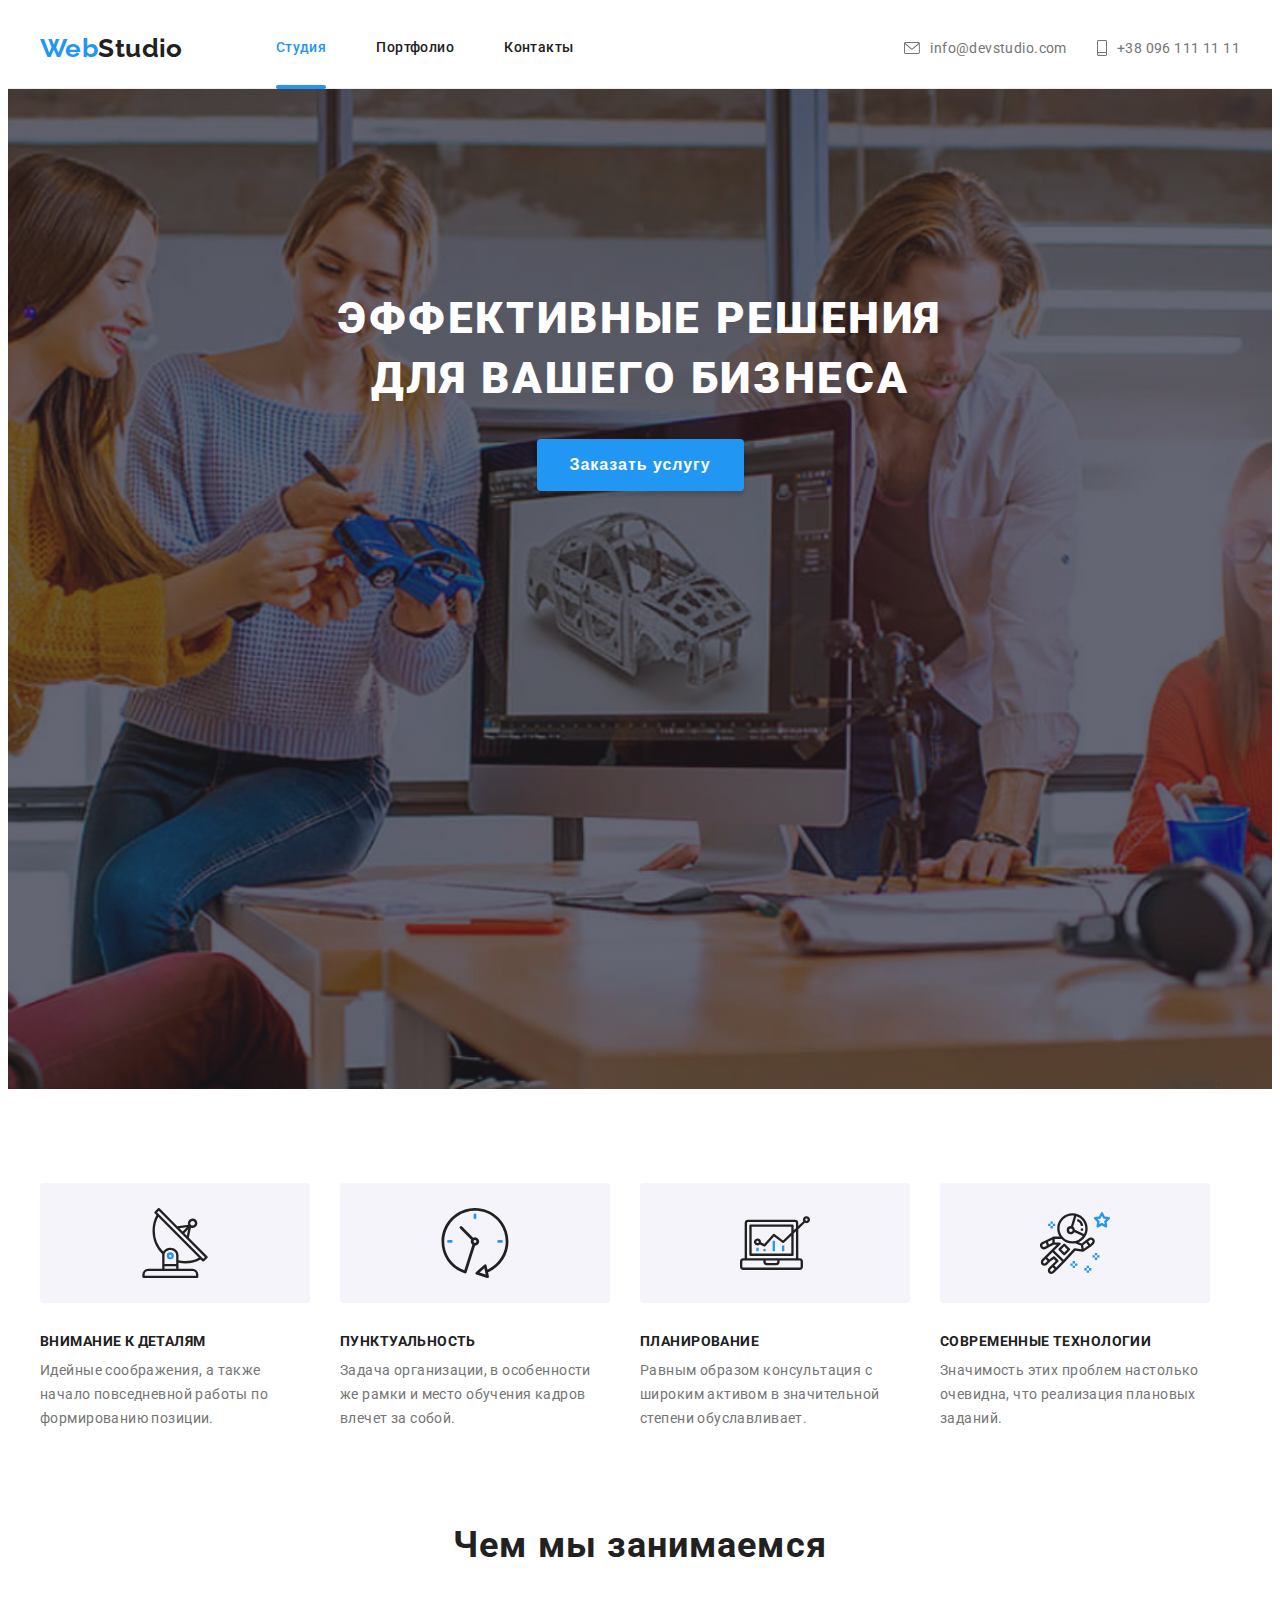
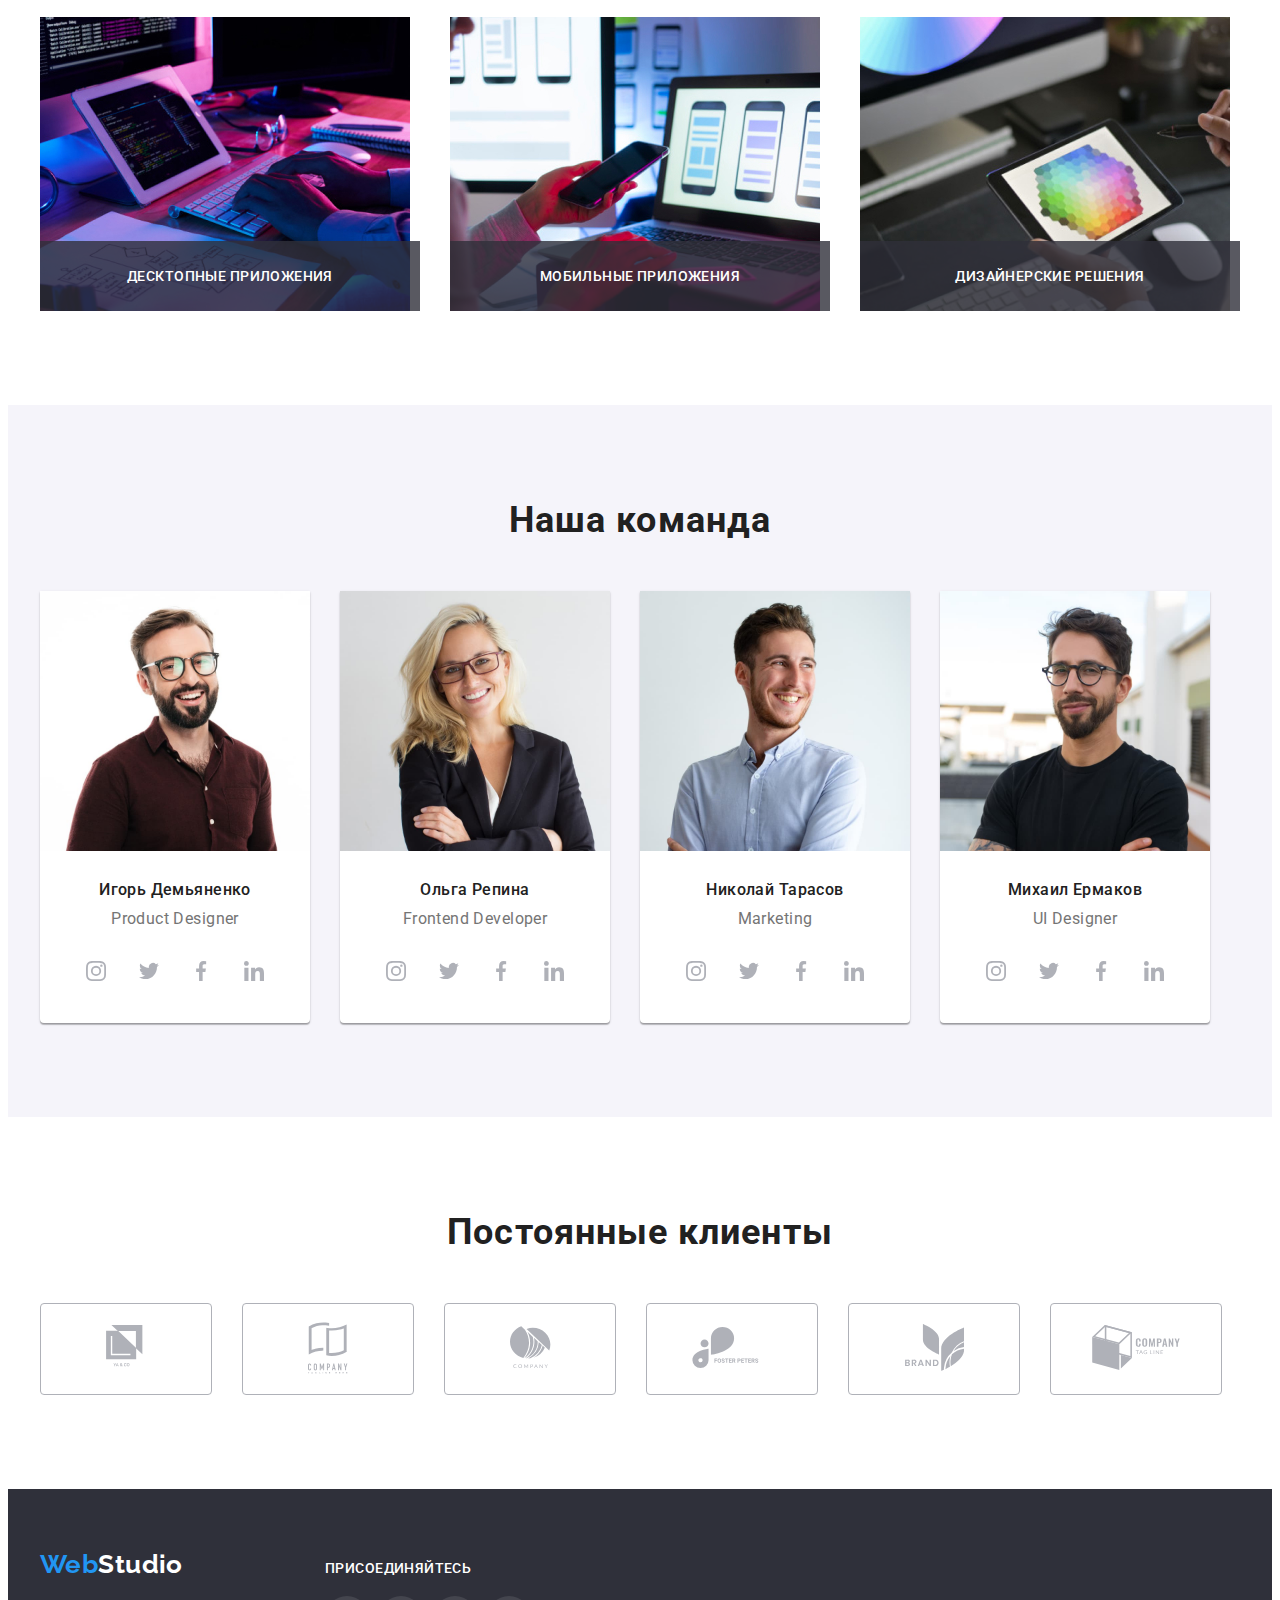
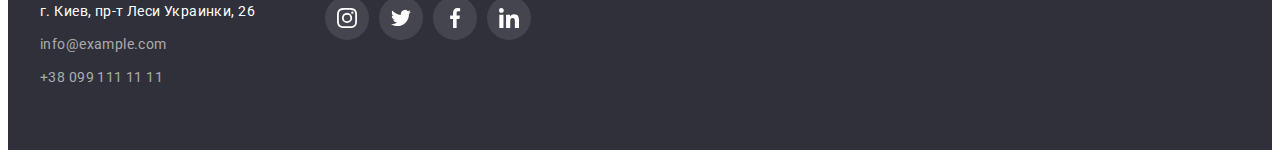
<file: index.html>
<!DOCTYPE html>
<html lang="ru">
  <head>
    <meta charset="UTF-8" />
    <meta name="viewport" content="width=device-width, initial-scale=1.0" />
    <title>WebStudio</title>
    <link rel="preconnect" href="https://fonts.gstatic.com" />
    <link
      href="https://fonts.googleapis.com/css2?family=Raleway:wght@700&family=Roboto:wght@400;500;700;900&display=swap"
      rel="stylesheet"
    />
    <link
      rel="stylesheet"
      href="https://cdnjs.cloudflare.com/ajax/libs/modern-normalize/1.0.0/modern-normalize.min.css"
      integrity="sha512-ISS7cAi1PEhQ8jnbJpJZMd29NlhNj4AWYyLOSp2CE/CsHxTCu+r+t0D2yoJudVrd0/8fTVPUVDzY5Tvli75u/g=="
      crossorigin="anonymous"
    />
    <link rel="stylesheet" type="text/css" href="./css/common.css" />
    <link rel="stylesheet" type="text/css" href="./css/main.css" />
  </head>
  <body>
    <!-- Header -->
    <header class="page-header">
      <div class="container">
        <nav class="header-nav">
          <a class="logo" href="./index.html">
            <span class="logo-accent">Web</span>Studio
          </a>
          <ul class="nav-list">
            <li class="nav-item">
              <a href="./index.html" class="link current">Студия</a>
            </li>

            <li class="nav-item">
              <a href="./portfolio.html" class="link">Портфолио</a>
            </li>

            <li class="nav-item">
              <a href="./contacts.html" class="link">Контакты</a>
            </li>
          </ul>
        </nav>
        <ul class="header-contacts">
          <li class="contacts-item">
            <a href="mailto:info@devstudio.com" class="link mail">
              <svg class="contacts-icon" width="16" height="12">
                <use href="./images/sprite.svg#icon-envelope" />
              </svg>
              info@devstudio.com
            </a>
          </li>

          <li class="contacts-item">
            <a href="tel:+380961111111" class="link tel">
              <svg class="contacts-icon" width="10" height="16">
                <use href="./images/sprite.svg#icon-smartphone" />
              </svg>
              +38 096 111 11 11</a
            >
          </li>
        </ul>
      </div>
    </header>
    <!-- Main -->
    <main>
      <!-- Welcome Section -->
      <section class="welcome">
        <div class="container">
          <h1 class="welcome-title">
            Эффективные решения<br />
            для вашего бизнеса
          </h1>
          <button class="order-btn" data-modal-open>Заказать услугу</button>
        </div>
      </section>
      <!-- Advantages Section -->
      <section class="advantages">
        <div class="container">
          <ul class="advantages-list">
            <li class="advantages-item">
              <div class="thumb">
                <svg class="advantages-icon" width="70" height="70">
                  <use href="./images/sprite.svg#icon-antenna" />
                </svg>
              </div>
              <h3 class="advantages-item-title">Внимание к деталям</h3>
              <p class="advantages-item-text">
                Идейные соображения, а также начало повседневной работы по
                формированию позиции.
              </p>
            </li>

            <li class="advantages-item">
              <div class="thumb">
                <svg class="advantages-icon" width="70" height="70">
                  <use href="./images/sprite.svg#icon-clock" />
                </svg>
              </div>
              <h3 class="advantages-item-title">Пунктуальность</h3>
              <p class="advantages-item-text">
                Задача организации, в особенности же рамки и место обучения
                кадров влечет за собой.
              </p>
            </li>

            <li class="advantages-item">
              <div class="thumb">
                <svg class="advantages-icon" width="70" height="70">
                  <use href="./images/sprite.svg#icon-diagram" />
                </svg>
              </div>
              <h3 class="advantages-item-title">Планирование</h3>
              <p class="advantages-item-text">
                Равным образом консультация с широким активом в значительной
                степени обуславливает.
              </p>
            </li>

            <li class="advantages-item">
              <div class="thumb">
                <svg class="advantages-icon" width="70" height="70">
                  <use href="./images/sprite.svg#icon-astronaut" />
                </svg>
              </div>
              <h3 class="advantages-item-title">Современные технологии</h3>
              <p class="advantages-item-text">
                Значимость этих проблем настолько очевидна, что реализация
                плановых заданий.
              </p>
            </li>
          </ul>
        </div>
      </section>
      <!-- Visuals Section -->
      <section class="visuals">
        <div class="container">
          <h2 class="visuals-title">Чем мы занимаемся</h2>
          <ul class="visuals-list">
            <li class="visuals-item">
              <img
                class="visuals-img"
                src="./images/about-1.jpg"
                alt="hands on board"
                width="370"
              />
              <div class="visuals-descr">
                <h4 class="descr-title">Десктопные приложения</h4>
              </div>
            </li>

            <li class="visuals-item">
              <img
                class="visuals-img"
                src="./images/about-2.jpg"
                alt="hands oh phone"
                width="370"
              />
              <div class="visuals-descr">
                <h4 class="descr-title">Мобильные приложения</h4>
              </div>
            </li>

            <li class="visuals-item">
              <img
                class="visuals-img"
                src="./images/about-3.jpg"
                alt="hands on tablet"
                width="370"
              />
              <div class="visuals-descr">
                <h4 class="descr-title">Дизайнерские решения</h4>
              </div>
            </li>
          </ul>
        </div>
      </section>
      <!-- Team Section -->
      <section class="team">
        <div class="container">
          <h2 class="team-title">Наша команда</h2>
          <ul class="team-list">
            <li class="team-mate">
              <img
                src="./images/team-mate-1.jpg"
                alt="teammate avatar"
                width="270"
              />
              <div class="team-mate-text">
                <h3 class="team-mate-name">Игорь Демьяненко</h3>
                <p class="team-mate-position">Product Designer</p>
                <ul class="social">
                  <li class="social-item">
                    <a href="#" class="social-link">
                      <svg class="social-icon" width="20" height="20">
                        <use href="./images/sprite.svg#icon-instagram" />
                      </svg>
                    </a>
                  </li>

                  <li class="social-item">
                    <a href="#" class="social-link">
                      <svg class="social-icon" width="20" height="20">
                        <use href="./images/sprite.svg#icon-twitter" />
                      </svg>
                    </a>
                  </li>

                  <li class="social-item">
                    <a href="#" class="social-link">
                      <svg class="social-icon" width="20" height="20">
                        <use href="./images/sprite.svg#icon-facebook" />
                      </svg>
                    </a>
                  </li>

                  <li class="social-item">
                    <a href="#" class="social-link">
                      <svg class="social-icon" width="20" height="20">
                        <use href="./images/sprite.svg#icon-linkedin" />
                      </svg>
                    </a>
                  </li>
                </ul>
              </div>
            </li>

            <li class="team-mate">
              <img
                src="./images/team-mate-2.jpg"
                alt="teammate avatar"
                width="270"
              />
              <div class="team-mate-text">
                <h3 class="team-mate-name">Ольга Репина</h3>
                <p class="team-mate-position">Frontend Developer</p>
                <ul class="social">
                  <li class="social-item">
                    <a href="#" class="social-link">
                      <svg class="social-icon" width="20" height="20">
                        <use href="./images/sprite.svg#icon-instagram" />
                      </svg>
                    </a>
                  </li>

                  <li class="social-item">
                    <a href="#" class="social-link">
                      <svg class="social-icon" width="20" height="20">
                        <use href="./images/sprite.svg#icon-twitter" />
                      </svg>
                    </a>
                  </li>

                  <li class="social-item">
                    <a href="#" class="social-link">
                      <svg class="social-icon" width="20" height="20">
                        <use href="./images/sprite.svg#icon-facebook" />
                      </svg>
                    </a>
                  </li>

                  <li class="social-item">
                    <a href="#" class="social-link">
                      <svg class="social-icon" width="20" height="20">
                        <use href="./images/sprite.svg#icon-linkedin" />
                      </svg>
                    </a>
                  </li>
                </ul>
              </div>
            </li>

            <li class="team-mate">
              <img
                src="./images/team-mate-3.jpg"
                alt="teammate avatar"
                width="270"
              />
              <div class="team-mate-text">
                <h3 class="team-mate-name">Николай Тарасов</h3>
                <p class="team-mate-position">Marketing</p>
                <ul class="social">
                  <li class="social-item">
                    <a href="#" class="social-link">
                      <svg class="social-icon" width="20" height="20">
                        <use href="./images/sprite.svg#icon-instagram" />
                      </svg>
                    </a>
                  </li>

                  <li class="social-item">
                    <a href="#" class="social-link">
                      <svg class="social-icon" width="20" height="20">
                        <use href="./images/sprite.svg#icon-twitter" />
                      </svg>
                    </a>
                  </li>

                  <li class="social-item">
                    <a href="#" class="social-link">
                      <svg class="social-icon" width="20" height="20">
                        <use href="./images/sprite.svg#icon-facebook" />
                      </svg>
                    </a>
                  </li>

                  <li class="social-item">
                    <a href="#" class="social-link">
                      <svg class="social-icon" width="20" height="20">
                        <use href="./images/sprite.svg#icon-linkedin" />
                      </svg>
                    </a>
                  </li>
                </ul>
              </div>
            </li>

            <li class="team-mate">
              <img
                src="./images/team-mate-4.jpg"
                alt="teammate avatar"
                width="270"
              />
              <div class="team-mate-text">
                <h3 class="team-mate-name">Михаил Ермаков</h3>
                <p class="team-mate-position">UI Designer</p>
                <ul class="social">
                  <li class="social-item">
                    <a href="#" class="social-link">
                      <svg class="social-icon" width="20" height="20">
                        <use href="./images/sprite.svg#icon-instagram" />
                      </svg>
                    </a>
                  </li>

                  <li class="social-item">
                    <a href="#" class="social-link">
                      <svg class="social-icon" width="20" height="20">
                        <use href="./images/sprite.svg#icon-twitter" />
                      </svg>
                    </a>
                  </li>

                  <li class="social-item">
                    <a href="#" class="social-link">
                      <svg class="social-icon" width="20" height="20">
                        <use href="./images/sprite.svg#icon-facebook" />
                      </svg>
                    </a>
                  </li>

                  <li class="social-item">
                    <a href="#" class="social-link">
                      <svg class="social-icon" width="20" height="20">
                        <use href="./images/sprite.svg#icon-linkedin" />
                      </svg>
                    </a>
                  </li>
                </ul>
              </div>
            </li>
          </ul>
        </div>
      </section>
      <!-- Clients Section -->
      <section class="clients">
        <div class="container">
          <h2 class="clients-title">Постоянные клиенты</h2>
          <ul class="clients-list">
            <li class="clients-item">
              <a href="#" class="clients-link">
                <svg class="clients-icon" width="44.27" height="44.23">
                  <use href="./images/sprite.svg#icon-logo-1" />
                </svg>
              </a>
            </li>

            <li class="clients-item">
              <a href="#" class="clients-link">
                <svg class="clients-icon" width="40" height="52">
                  <use href="./images/sprite.svg#icon-logo-2" />
                </svg>
              </a>
            </li>

            <li class="clients-item">
              <a href="#" class="clients-link">
                <svg class="clients-icon" width="41" height="42.6">
                  <use href="./images/sprite.svg#icon-logo-3" />
                </svg>
              </a>
            </li>

            <li class="clients-item">
              <a href="#" class="clients-link">
                <svg class="clients-icon" width="79.66" height="42.02">
                  <use href="./images/sprite.svg#icon-logo-4" />
                </svg>
              </a>
            </li>

            <li class="clients-item">
              <a href="#" class="clients-link">
                <svg class="clients-icon" width="59" height="47">
                  <use href="./images/sprite.svg#icon-logo-5" />
                </svg>
              </a>
            </li>

            <li class="clients-item">
              <a href="#" class="clients-link">
                <svg class="clients-icon" width="88.48" height="45.44">
                  <use href="./images/sprite.svg#icon-logo-6" />
                </svg>
              </a>
            </li>
          </ul>
        </div>
      </section>
    </main>
    <!-- Footer -->
    <footer class="page-footer">
      <div class="container">
        <div class="footer-content">
          <a class="logo logo-footer" href="./index.html">
            <span class="logo-accent">Web</span>Studio
          </a>
          <address class="footer-address">
            г. Киев, пр-т Леси Украинки, 26
            <a href="mailto:info@example.com" class="link mail">
              info@example.com
            </a>
            <a href="tel:+380991111111" class="link tel"> +38 099 111 11 11 </a>
          </address>
        </div>
        <div class="footer-social">
          <h2 class="social-title">Присоединяйтесь</h2>
          <ul class="social">
            <li class="social-item">
              <a href="#" class="social-link">
                <svg class="social-icon" width="20" height="20">
                  <use href="./images/sprite.svg#icon-instagram" />
                </svg>
              </a>
            </li>

            <li class="social-item">
              <a href="#" class="social-link">
                <svg class="social-icon" width="20" height="20">
                  <use href="./images/sprite.svg#icon-twitter" />
                </svg>
              </a>
            </li>

            <li class="social-item">
              <a href="#" class="social-link">
                <svg class="social-icon" width="20" height="20">
                  <use href="./images/sprite.svg#icon-facebook" />
                </svg>
              </a>
            </li>

            <li class="social-item">
              <a href="#" class="social-link">
                <svg class="social-icon" width="20" height="20">
                  <use href="./images/sprite.svg#icon-linkedin" />
                </svg>
              </a>
            </li>
          </ul>
        </div>
      </div>
    </footer>

    <!-- Backdrop -->
    <div class="backdrop is-hidden" data-modal>
      <div class="modal">
        <button class="close-btn" data-modal-close>
          <svg class="close-icon" width="18" height="18">
            <use href="./images/sprite.svg#icon-close" />
          </svg>
        </button>
        <div class="modal-content">
          <p class="modal-text">
            Lorem ipsum dolor sit amet, consectetur adipisicing elit. Voluptate,
            qui necessitatibus odit alias fugiat porro illum neque tenetur,
            cupiditate officia molestiae nemo in voluptatum! Iste ducimus
            voluptate inventore velit, vel odio quae distinctio, recusandae,
            animi illum accusantium aut cupiditate sit consequatur. Quibusdam
            incidunt quisquam minus deserunt, nobis pariatur fuga accusantium
            quae officia voluptatem! Alias saepe ea eum quae debitis quasi quas
            aperiam fugit temporibus veritatis. Quos saepe neque pariatur
            eligendi possimus expedita, quasi sapiente, perferendis minus
            tenetur temporibus numquam id quae aut deserunt quia. Doloribus
            corrupti nisi, unde aperiam, possimus consequuntur sequi repellat
            quam necessitatibus mollitia non placeat ea molestiae odit, illo
            eligendi. Dignissimos sit reprehenderit, quas vitae rem nulla culpa
            quaerat recusandae atque a dolore doloremque soluta error aspernatur
            omnis nisi excepturi voluptatibus est at ipsum consequatur animi
            labore, aperiam sapiente? Ut ipsum eveniet quibusdam ratione cumque
            magni at numquam sint animi consequatur necessitatibus dolor
            officiis, impedit labore maiores hic doloribus ex voluptates
            doloremque quod nostrum culpa blanditiis maxime expedita? Earum
            ratione aperiam facilis libero optio, id ipsum iste. Quis assumenda
            ex repellendus iure numquam dicta natus facilis doloribus accusamus
            reiciendis ab illum, quisquam fugit, ducimus quia. Dolor ad
            exercitationem perspiciatis recusandae nihil voluptas facere nisi
            quos laborum dignissimos!
          </p>
        </div>
      </div>
    </div>

    <!-- Modal JS -->
    <script src="./js/modal.js"></script>
  </body>
</html>
</file>
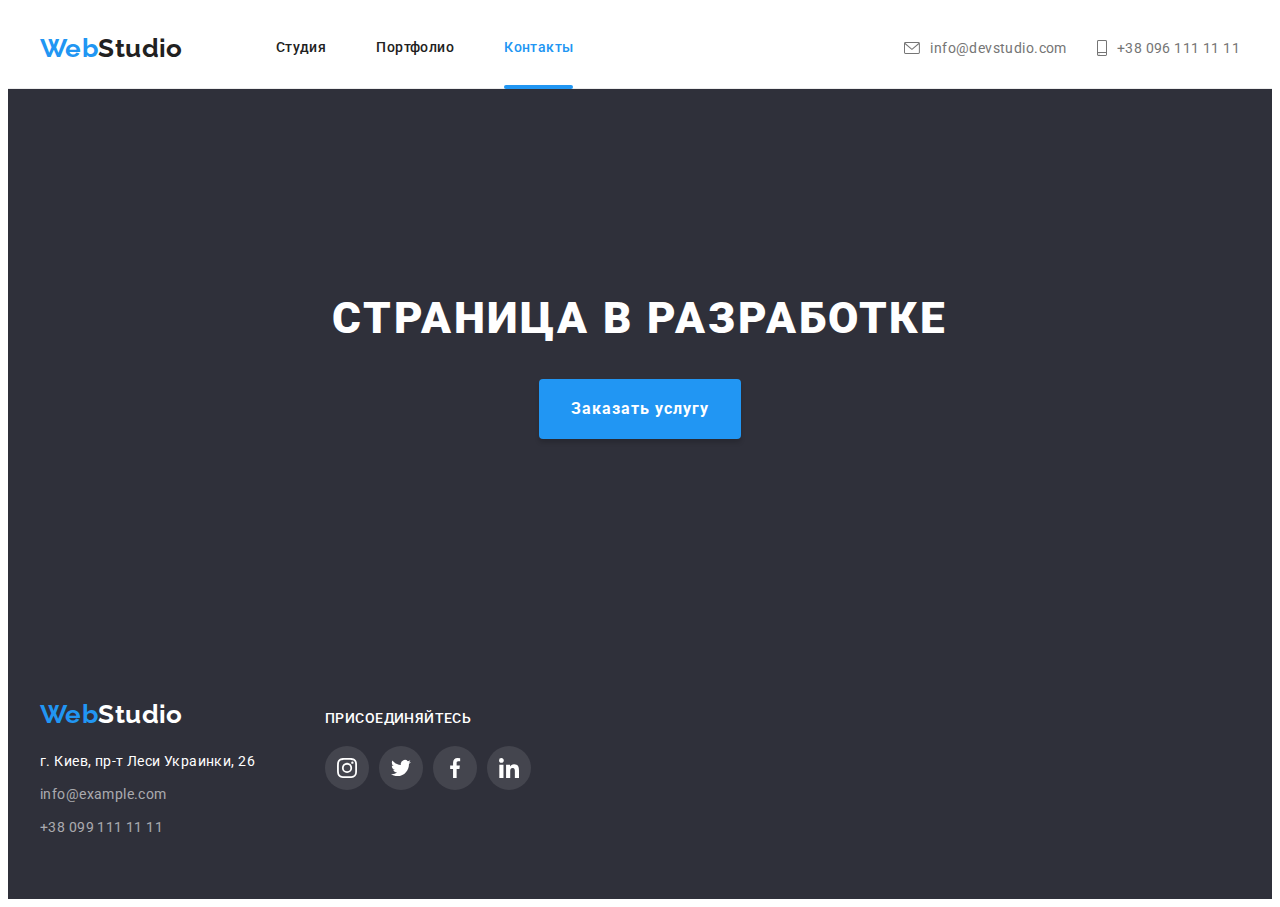
<file: contacts.html>
<!DOCTYPE html>
<html lang="ru">
  <head>
    <meta charset="UTF-8" />
    <meta name="viewport" content="width=device-width, initial-scale=1.0" />
    <title>WebStudio</title>
    <link rel="preconnect" href="https://fonts.gstatic.com" />
    <link
      href="https://fonts.googleapis.com/css2?family=Raleway:wght@700&family=Roboto:wght@400;500;700;900&display=swap"
      rel="stylesheet"
    />
    <link
      rel="stylesheet"
      href="https://cdnjs.cloudflare.com/ajax/libs/modern-normalize/1.0.0/modern-normalize.min.css"
      integrity="sha512-ISS7cAi1PEhQ8jnbJpJZMd29NlhNj4AWYyLOSp2CE/CsHxTCu+r+t0D2yoJudVrd0/8fTVPUVDzY5Tvli75u/g=="
      crossorigin="anonymous"
    />
    <link rel="stylesheet" type="text/css" href="./css/common.css" />
    <link rel="stylesheet" type="text/css" href="./css/contacts.css" />
  </head>
  <body>
    <!-- Header -->
    <header class="page-header">
      <div class="container">
        <nav class="header-nav">
          <a class="logo" href="./index.html">
            <span class="logo-accent">Web</span>Studio
          </a>
          <ul class="nav-list">
            <li class="nav-item">
              <a href="./index.html" class="link">Студия</a>
            </li>

            <li class="nav-item">
              <a href="./portfolio.html" class="link">Портфолио</a>
            </li>

            <li class="nav-item">
              <a href="./contacts.html" class="link current">Контакты</a>
            </li>
          </ul>
        </nav>
        <ul class="header-contacts">
          <li class="contacts-item">
            <a href="mailto:info@devstudio.com" class="link mail">
              <svg class="contacts-icon" width="16" height="12">
                <use href="./images/sprite.svg#icon-envelope" />
              </svg>
              info@devstudio.com
            </a>
          </li>

          <li class="contacts-item">
            <a href="tel:+380961111111" class="link tel">
              <svg class="contacts-icon" width="10" height="16">
                <use href="./images/sprite.svg#icon-smartphone" />
              </svg>
              +38 096 111 11 11</a
            >
          </li>
        </ul>
      </div>
    </header>
    <!-- Main -->
    <main>
      <!-- Welcome Section -->
      <section class="welcome">
        <div class="container">
          <h1 class="welcome-title">Страница в разработке</h1>
          <a href="" class="order-btn">Заказать услугу</a>
        </div>
      </section>
    </main>
    <!-- Footer -->
    <footer class="page-footer">
      <div class="container">
        <div class="footer-content">
          <a class="logo logo-footer" href="./index.html">
            <span class="logo-accent">Web</span>Studio
          </a>
          <address class="footer-address">
            г. Киев, пр-т Леси Украинки, 26
            <a href="mailto:info@example.com" class="link mail">
              info@example.com
            </a>
            <a href="tel:+380991111111" class="link tel"> +38 099 111 11 11 </a>
          </address>
        </div>
        <div class="footer-social">
          <h2 class="social-title">Присоединяйтесь</h2>
          <ul class="social">
            <li class="social-item">
              <a href="#" class="social-link">
                <svg class="social-icon" width="20" height="20">
                  <use href="./images/sprite.svg#icon-instagram" />
                </svg>
              </a>
            </li>

            <li class="social-item">
              <a href="#" class="social-link">
                <svg class="social-icon" width="20" height="20">
                  <use href="./images/sprite.svg#icon-twitter" />
                </svg>
              </a>
            </li>

            <li class="social-item">
              <a href="#" class="social-link">
                <svg class="social-icon" width="20" height="20">
                  <use href="./images/sprite.svg#icon-facebook" />
                </svg>
              </a>
            </li>

            <li class="social-item">
              <a href="#" class="social-link">
                <svg class="social-icon" width="20" height="20">
                  <use href="./images/sprite.svg#icon-linkedin" />
                </svg>
              </a>
            </li>
          </ul>
        </div>
      </div>
    </footer>
  </body>
</html>
</file>
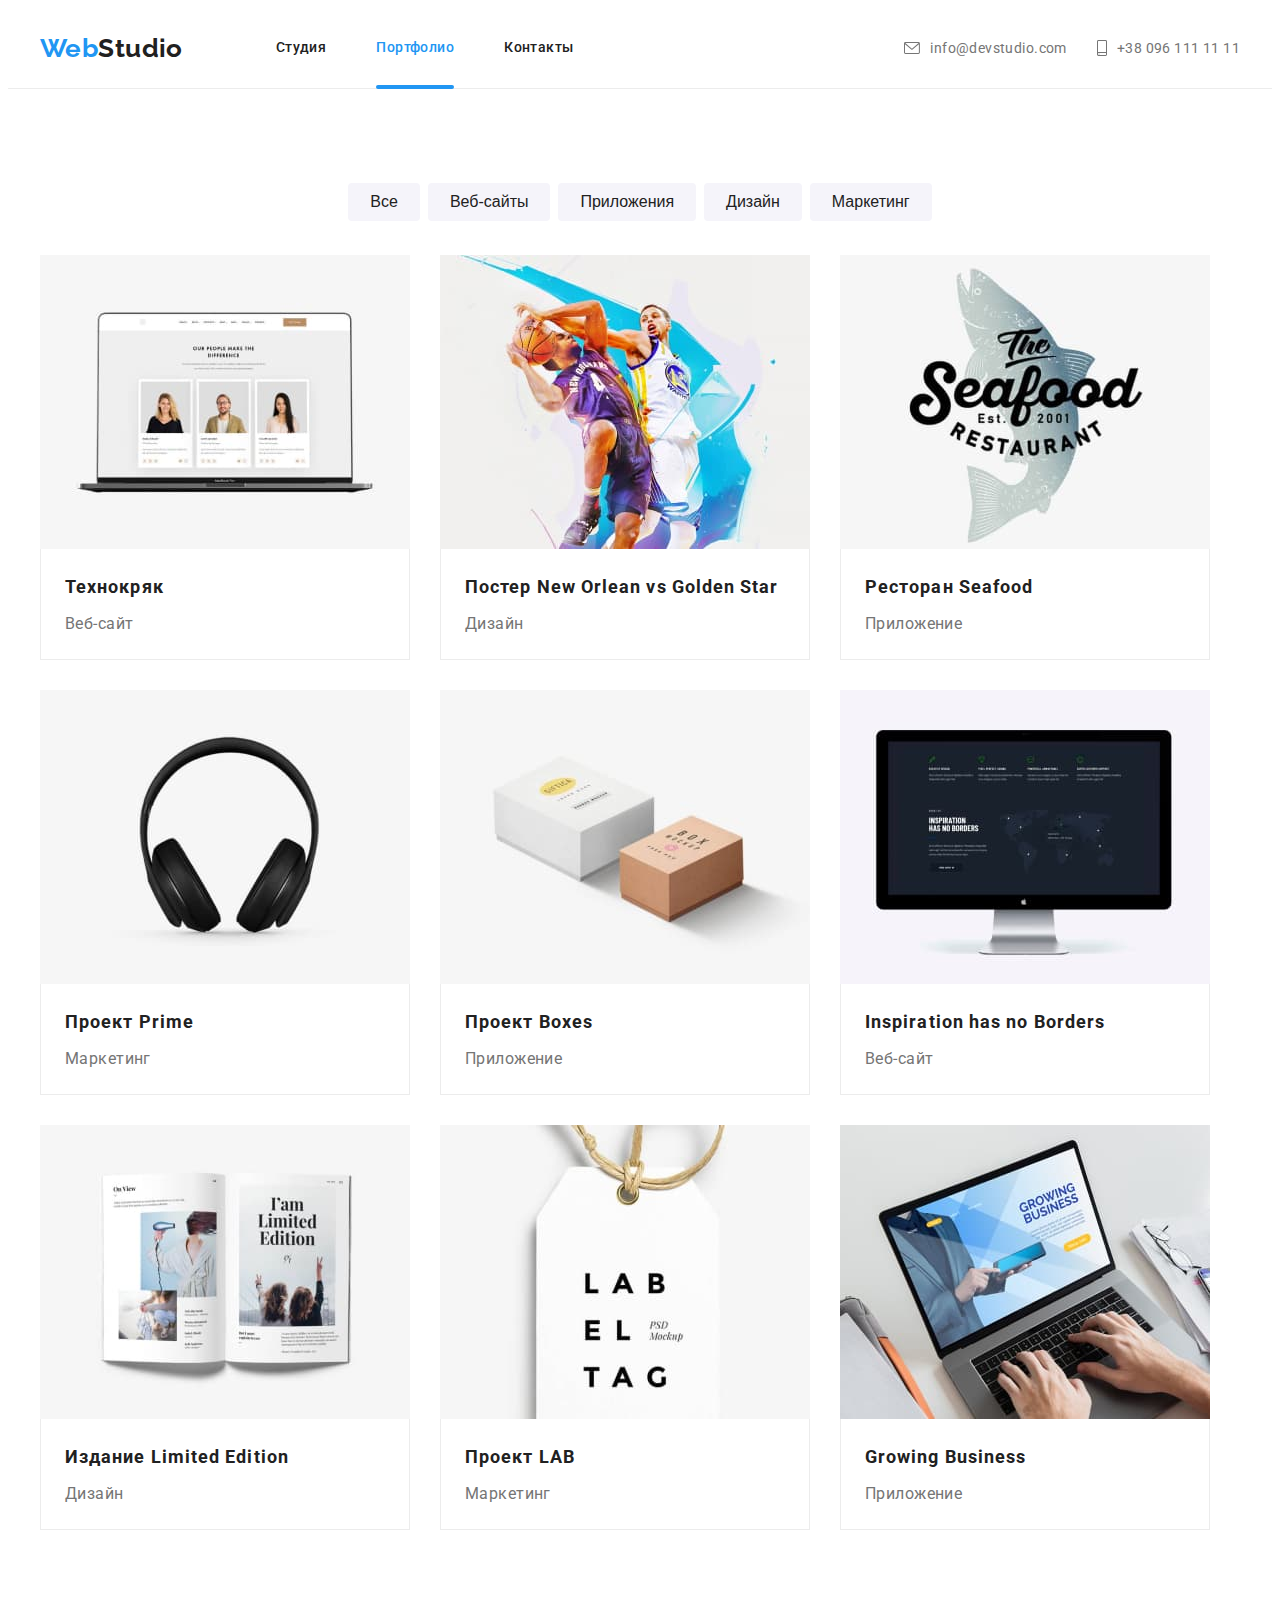
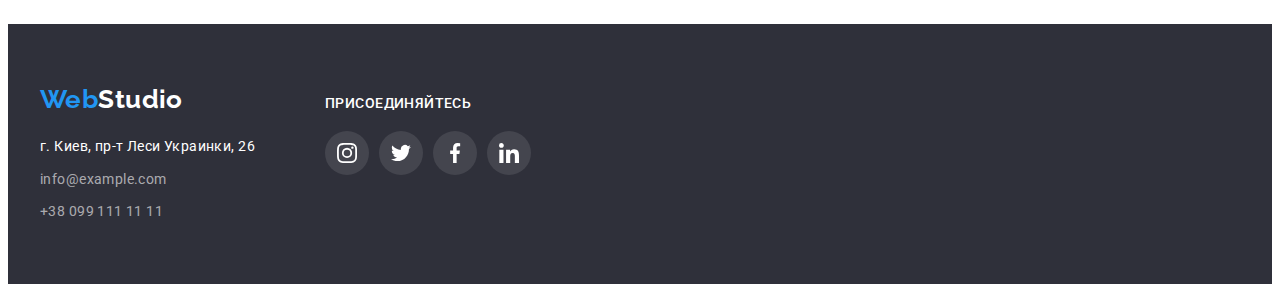
<file: portfolio.html>
<!DOCTYPE html>
<html lang="ru">
  <head>
    <meta charset="UTF-8" />
    <meta name="viewport" content="width=device-width, initial-scale=1.0" />
    <title>WebStudio</title>
    <link rel="preconnect" href="https://fonts.gstatic.com" />
    <link
      href="https://fonts.googleapis.com/css2?family=Raleway:wght@700&family=Roboto:wght@400;500;700;900&display=swap"
      rel="stylesheet"
    />
    <link
      rel="stylesheet"
      href="https://cdnjs.cloudflare.com/ajax/libs/modern-normalize/1.0.0/modern-normalize.min.css"
      integrity="sha512-ISS7cAi1PEhQ8jnbJpJZMd29NlhNj4AWYyLOSp2CE/CsHxTCu+r+t0D2yoJudVrd0/8fTVPUVDzY5Tvli75u/g=="
      crossorigin="anonymous"
    />
    <link rel="stylesheet" type="text/css" href="./css/common.css" />
    <link rel="stylesheet" type="text/css" href="./css/portfolio.css" />
  </head>
  <body>
    <!-- Header -->
    <header class="page-header">
      <div class="container">
        <nav class="header-nav">
          <a class="logo" href="./index.html">
            <span class="logo-accent">Web</span>Studio
          </a>
          <ul class="nav-list">
            <li class="nav-item">
              <a href="./index.html" class="link">Студия</a>
            </li>

            <li class="nav-item">
              <a href="./portfolio.html" class="link current">Портфолио</a>
            </li>

            <li class="nav-item">
              <a href="./contacts.html" class="link">Контакты</a>
            </li>
          </ul>
        </nav>
        <ul class="header-contacts">
          <li class="contacts-item">
            <a href="mailto:info@devstudio.com" class="link mail">
              <svg class="contacts-icon" width="16" height="12">
                <use href="./images/sprite.svg#icon-envelope" />
              </svg>
              info@devstudio.com
            </a>
          </li>

          <li class="contacts-item">
            <a href="tel:+380961111111" class="link tel">
              <svg class="contacts-icon" width="10" height="16">
                <use href="./images/sprite.svg#icon-smartphone" />
              </svg>
              +38 096 111 11 11</a
            >
          </li>
        </ul>
      </div>
    </header>
    <!-- Main -->
    <main>
      <!-- Poprtfolio section -->
      <section class="portfolio">
        <div class="container">
          <h1 class="visually-hidden">Portfolio</h1>
          <!-- Filter buttons list -->
          <ul class="filter">
            <li class="filter-item">
              <button class="btn">Все</button>
            </li>

            <li class="filter-item">
              <button class="btn">Веб-сайты</button>
            </li>

            <li class="filter-item">
              <button class="btn">Приложения</button>
            </li>

            <li class="filter-item">
              <button class="btn">Дизайн</button>
            </li>

            <li class="filter-item">
              <button class="btn">Маркетинг</button>
            </li>
          </ul>
          <!-- Projects list -->
          <ul class="portfolio-list">
            <li class="portfolio-item">
              <a class="portfolio-link" href="">
                <div class="thumb">
                  <img
                    class="item-image"
                    src="./images/portfolio/technocrack.jpg"
                    alt="Технокряк"
                    width="370"
                  />
                  <div class="item-descr">
                    <p class="descr-text">
                      Технокряк это современная площадка распространения
                      коронавируса. Компании используют эту платформу для
                      цифрового шпионажа и атак на защищённые сервера
                      конкурентов.
                    </p>
                  </div>
                </div>

                <div class="text-wrapper">
                  <h2 class="portfolio-item-title">Технокряк</h2>
                  <p class="portfolio-item-subtitle">Веб-сайт</p>
                </div>
              </a>
            </li>

            <li class="portfolio-item">
              <a class="portfolio-link" href="">
                <div class="thumb">
                  <img
                    class="item-image"
                    src="./images/portfolio/no-vs-gs.jpg"
                    alt="New Orlean vs Golden Star"
                    width="370"
                  />
                  <div class="item-descr">
                    <p class="descr-text">
                      Технокряк это современная площадка распространения
                      коронавируса. Компании используют эту платформу для
                      цифрового шпионажа и атак на защищённые сервера
                      конкурентов.
                    </p>
                  </div>
                </div>

                <div class="text-wrapper">
                  <h2 class="portfolio-item-title">
                    Постер New Orlean vs Golden Star
                  </h2>
                  <p class="portfolio-item-subtitle">Дизайн</p>
                </div>
              </a>
            </li>

            <li class="portfolio-item">
              <a class="portfolio-link" href="">
                <div class="thumb">
                  <img
                    class="item-image"
                    src="./images/portfolio/seafood.jpg"
                    alt="Ресторан Seafood"
                    width="370"
                  />
                  <div class="item-descr">
                    <p class="descr-text">
                      Технокряк это современная площадка распространения
                      коронавируса. Компании используют эту платформу для
                      цифрового шпионажа и атак на защищённые сервера
                      конкурентов.
                    </p>
                  </div>
                </div>

                <div class="text-wrapper">
                  <h2 class="portfolio-item-title">Ресторан Seafood</h2>
                  <p class="portfolio-item-subtitle">Приложение</p>
                </div>
              </a>
            </li>

            <li class="portfolio-item">
              <a class="portfolio-link" href="">
                <div class="thumb">
                  <img
                    class="item-image"
                    src="./images/portfolio/prime.jpg"
                    alt="Проект Prime"
                    width="370"
                  />
                  <div class="item-descr">
                    <p class="descr-text">
                      Технокряк это современная площадка распространения
                      коронавируса. Компании используют эту платформу для
                      цифрового шпионажа и атак на защищённые сервера
                      конкурентов.
                    </p>
                  </div>
                </div>

                <div class="text-wrapper">
                  <h2 class="portfolio-item-title">Проект Prime</h2>
                  <p class="portfolio-item-subtitle">Маркетинг</p>
                </div>
              </a>
            </li>

            <li class="portfolio-item">
              <a class="portfolio-link" href="">
                <div class="thumb">
                  <img
                    class="item-image"
                    src="./images/portfolio/boxes.jpg"
                    alt="Проект Boxes"
                    width="370"
                  />
                  <div class="item-descr">
                    <p class="descr-text">
                      Технокряк это современная площадка распространения
                      коронавируса. Компании используют эту платформу для
                      цифрового шпионажа и атак на защищённые сервера
                      конкурентов.
                    </p>
                  </div>
                </div>

                <div class="text-wrapper">
                  <h2 class="portfolio-item-title">Проект Boxes</h2>
                  <p class="portfolio-item-subtitle">Приложение</p>
                </div>
              </a>
            </li>

            <li class="portfolio-item">
              <a class="portfolio-link" href="">
                <div class="thumb">
                  <img
                    class="item-image"
                    src="./images/portfolio/no-borders.jpg"
                    alt="Inspiration has no Borders"
                    width="370"
                  />
                  <div class="item-descr">
                    <p class="descr-text">
                      Технокряк это современная площадка распространения
                      коронавируса. Компании используют эту платформу для
                      цифрового шпионажа и атак на защищённые сервера
                      конкурентов.
                    </p>
                  </div>
                </div>

                <div class="text-wrapper">
                  <h2 class="portfolio-item-title">
                    Inspiration has no Borders
                  </h2>
                  <p class="portfolio-item-subtitle">Веб-сайт</p>
                </div>
              </a>
            </li>

            <li class="portfolio-item last-item">
              <a class="portfolio-link" href="">
                <div class="thumb">
                  <img
                    class="item-image"
                    src="./images/portfolio/limited-edition.jpg"
                    alt="Издание Limited Edition"
                    width="370"
                  />
                  <div class="item-descr">
                    <p class="descr-text">
                      Технокряк это современная площадка распространения
                      коронавируса. Компании используют эту платформу для
                      цифрового шпионажа и атак на защищённые сервера
                      конкурентов.
                    </p>
                  </div>
                </div>

                <div class="text-wrapper">
                  <h2 class="portfolio-item-title">Издание Limited Edition</h2>
                  <p class="portfolio-item-subtitle">Дизайн</p>
                </div>
              </a>
            </li>

            <li class="portfolio-item last-item">
              <a class="portfolio-link" href="">
                <div class="thumb">
                  <img
                    class="item-image"
                    src="./images/portfolio/lab.jpg"
                    alt="Проект LAB"
                    width="370"
                  />
                  <div class="item-descr">
                    <p class="descr-text">
                      Технокряк это современная площадка распространения
                      коронавируса. Компании используют эту платформу для
                      цифрового шпионажа и атак на защищённые сервера
                      конкурентов.
                    </p>
                  </div>
                </div>

                <div class="text-wrapper">
                  <h2 class="portfolio-item-title">Проект LAB</h2>
                  <p class="portfolio-item-subtitle">Маркетинг</p>
                </div>
              </a>
            </li>

            <li class="portfolio-item last-item">
              <a class="portfolio-link" href="">
                <div class="thumb">
                  <img
                    class="item-image"
                    src="./images/portfolio/growing-business.jpg"
                    alt="Growing Business"
                    width="370"
                  />
                  <div class="item-descr">
                    <p class="descr-text">
                      Технокряк это современная площадка распространения
                      коронавируса. Компании используют эту платформу для
                      цифрового шпионажа и атак на защищённые сервера
                      конкурентов.
                    </p>
                  </div>
                </div>
                <div class="text-wrapper">
                  <h2 class="portfolio-item-title">Growing Business</h2>
                  <p class="portfolio-item-subtitle">Приложение</p>
                </div>
              </a>
            </li>
          </ul>
        </div>
      </section>
    </main>
    <!-- Footer -->
    <footer class="page-footer">
      <div class="container">
        <div class="footer-content">
          <a class="logo logo-footer" href="./index.html">
            <span class="logo-accent">Web</span>Studio
          </a>
          <address class="footer-address">
            г. Киев, пр-т Леси Украинки, 26
            <a href="mailto:info@example.com" class="link mail">
              info@example.com
            </a>
            <a href="tel:+380991111111" class="link tel"> +38 099 111 11 11 </a>
          </address>
        </div>
        <div class="footer-social">
          <h2 class="social-title">Присоединяйтесь</h2>
          <ul class="social">
            <li class="social-item">
              <a href="#" class="social-link">
                <svg class="social-icon" width="20" height="20">
                  <use href="./images/sprite.svg#icon-instagram" />
                </svg>
              </a>
            </li>

            <li class="social-item">
              <a href="#" class="social-link">
                <svg class="social-icon" width="20" height="20">
                  <use href="./images/sprite.svg#icon-twitter" />
                </svg>
              </a>
            </li>

            <li class="social-item">
              <a href="#" class="social-link">
                <svg class="social-icon" width="20" height="20">
                  <use href="./images/sprite.svg#icon-facebook" />
                </svg>
              </a>
            </li>

            <li class="social-item">
              <a href="#" class="social-link">
                <svg class="social-icon" width="20" height="20">
                  <use href="./images/sprite.svg#icon-linkedin" />
                </svg>
              </a>
            </li>
          </ul>
        </div>
      </div>
    </footer>
  </body>
</html>
</file>
<file: css/common.css>
ul,
li {
  list-style-type: none;
  padding: 0;
  margin: 0;
}

a {
  text-decoration: none;
  color: inherit;
}

/* Flat H, P parameters */
h1,
h2,
h3,
h4,
h5,
h6,
p {
  font-size: inherit;
  font-weight: 400;
  margin-top: 0;
  margin-bottom: 0;
  margin-block-start: 0;
  margin-block-end: 0;
}

img {
  display: block;
  max-width: 100%;
  height: auto;
}

button {
  padding: 0;
}

/* -----Variables----- */
:root {
  --bg-color-main: #fff;
  --bg-color-secondary: #f5f4fa;
  --bg-color-dark: #2f303a;
  --font-color-main: #212121;
  --font-color-secondary: #757575;
  --font-color-white: #fff;
  --font-color-black: #000;
  --accent-color: #2196f3;
  --accent-color-op09: rgba(33, 149, 243, 0.9);
  --border-color: #ececec;
  --social-link-color: #afb1b8;
  --btn-boxshadow-color: rgba(0, 0, 0, 0.15);
  --team-mate-box-shadow: 0px 1px 3px rgba(0, 0, 0, 0.12),
    0px 1px 1px rgba(0, 0, 0, 0.14), 0px 2px 1px rgba(0, 0, 0, 0.2);
  --card-box-shadow: 0px 1px 1px rgba(0, 0, 0, 0.12),
    0px 4px 4px rgba(0, 0, 0, 0.06), 1px 4px 6px rgba(0, 0, 0, 0.16);
  --transparent-links: rgba(255, 255, 255, 0.6);
  --item-set-gap: 30px;
  --transparent-items: rgba(47, 48, 58, 0.8);
  --backdrop-op02: rgba(0, 0, 0, 0.2);
  --timing-fn: cubic-bezier(0.4, 0, 0.2, 1);
  --transiton-duration-time: 250ms;
}

body {
  font-family: 'Roboto', sans-serif;
  font-style: normal;
  font-weight: 400;
  font-size: 14px;
  letter-spacing: 0.03em;
  color: var(--font-color-main);
  background-color: var(--bg-color-main);
}

/* -----Container----- */
.container {
  max-width: 1200px;
  margin: 0 auto;
  padding: 0 15px;
}

/* -----Logo----- */
.logo {
  font-family: 'Raleway', sans-serif;
  font-style: normal;
  font-weight: 700;
  font-size: 26px;
  line-height: 1.19;
  text-decoration: none;
}

.logo-accent {
  color: var(--accent-color);
}

.logo-footer {
  color: var(--font-color-white);
}

/* -----Visually hidden----- */
.visually-hidden {
  position: absolute;
  width: 1px;
  height: 1px;
  margin: -1px;
  border: 0;
  padding: 0;
  white-space: nowrap;
  clip-path: inset(100%);
  clip: rect(0 0 0 0);
  overflow: hidden;
}

/* -----Header styles----- */
.page-header {
  border-bottom: 1px solid var(--border-color);
}

.page-header .container {
  display: flex;
  justify-content: space-between;
  align-items: center;
}

.header-nav {
  display: flex;
  justify-content: space-between;
  align-items: center;

  font-weight: 500;
  font-size: 14px;
  line-height: 1.14;
}

.nav-list {
  display: flex;
  margin-left: 93px;
}

.nav-item:not(:first-child) {
  margin-left: 50px;
}

.link {
  padding: 32px 0;

  transition-property: color;
  transition-duration: var(--transiton-duration-time);
  transition-timing-function: var(--timing-fn);
}

.header-contacts {
  display: flex;

  color: var(--font-color-secondary);
}

.header-contacts .link {
  display: flex;
  align-items: center;
}

.contacts-item:nth-child(2) {
  margin-left: 30px;
}

.link:hover,
.link:focus {
  color: var(--accent-color);
}

.contacts-icon {
  margin-right: 10px;
  fill: currentColor;
}

.link.current {
  color: var(--accent-color);
  position: relative;
}

.current::after {
  content: '';

  position: absolute;
  top: 78px;
  left: 0;

  display: block;
  width: 100%;
  height: 4px;

  background: var(--accent-color);

  border-radius: 2px;
}

/* -----Social styles----- */
.social {
  margin-top: 16px;
  display: flex;
  justify-content: space-around;
}

.social-item {
  display: flex;
  justify-content: center;

  /* transition: background-color 250ms cubic-bezier(0.4, 0, 0.2, 1); */
}

.social-link {
  width: 44px;
  height: 44px;

  display: flex;
  justify-content: center;
  align-items: center;

  border-radius: 50%;

  background-color: transparent;

  transition-property: background-color;
  transition-duration: var(--transiton-duration-time);
  transition-timing-function: var(--timing-fn);
}

.social-link:hover,
.social-link:focus {
  background-color: var(--accent-color);
}

.social-icon {
  fill: var(--social-link-color);

  transition-property: fill;
  transition-duration: var(--transiton-duration-time);
  transition-timing-function: var(--timing-fn);
}

.social-link:hover .social-icon,
.social-link:focus .social-icon {
  fill: var(--bg-color-main);
}

/* -----Footer styles----- */
.page-footer {
  padding: 60px 0;
  background-color: var(--bg-color-dark);
}

.page-footer .container {
  display: flex;
  align-items: baseline;
}

.footer-address {
  display: flex;
  flex-direction: column;
  margin-top: 20px;

  font-style: normal;
  font-weight: 400;
  font-size: 14px;
  line-height: 1.71;

  color: var(--font-color-white);
}

.footer-address .link {
  margin-top: 9px;
  padding: 0;

  color: var(--transparent-links);
}

.footer-address .link:hover,
.footer-address .link:focus {
  color: var(--accent-color);
}

.footer-social {
  margin-left: 70px;
}

.social-title {
  font-weight: 500;
  line-height: 1.172;
  text-transform: uppercase;

  color: var(--font-color-white);
}

.social {
  margin-top: 20px;
}

footer .social-link {
  margin-right: 10px;
  background-color: rgba(255, 255, 255, 0.1);
}

footer .social-icon {
  fill: var(--bg-color-main);
}

/* -----Backdrop styles----- */
.backdrop {
  position: fixed;
  top: 0;
  left: 0;

  width: 100%;
  height: 100%;

  background-color: var(--backdrop-op02);
  pointer-events: none;

  transition-property: opacity, visibility;
  transition-duration: var(--transiton-duration-time);
  transition-timing-function: var(--timing-fn);
}

.backdrop.is-hidden {
  opacity: 0;

  visibility: hidden;

  transition-property: opacity, visibility;
  transition-duration: var(--transiton-duration-time);
  transition-timing-function: var(--timing-fn);
}

.modal {
  position: absolute;
  top: 50%;
  left: 50%;
  transform: translate(-50%, -50%);

  max-width: 528px;
  max-height: 100vh;
  padding: 40px;

  background-color: var(--bg-color-main);

  box-shadow: 0px 1px 3px rgba(0, 0, 0, 0.12), 0px 1px 1px rgba(0, 0, 0, 0.14),
    0px 2px 1px rgba(0, 0, 0, 0.2);
  border-radius: 4px;

  overflow-y: auto;

  pointer-events: auto;
}

.close-btn {
  position: absolute;
  top: 8px;
  right: 8px;

  width: 30px;
  height: 30px;

  background-color: var(--bg-color-main);

  display: flex;
  justify-content: center;
  align-items: center;

  border: 1px solid rgba(0, 0, 0, 0.1);
  border-radius: 50%;

  cursor: pointer;
}

.close-icon {
  fill: currentColor;

  transition-property: fill;
  transition-duration: var(--transiton-duration-time);
  transition-timing-function: var(--timing-fn);
}
.close-icon:hover {
  fill: var(--accent-color);
}
</file>
<file: css/main.css>
/* -----Welcome styles----- */
.welcome {
  padding: 200px 0;
  margin: 0 auto;
  max-width: 1600px;
  height: 600px;

  text-align: center;

  background-image: linear-gradient(
      to right,
      rgba(47, 48, 58, 0.4),
      rgba(47, 48, 58, 0.4)
    ),
    url('../images/welcome-img.jpg');
  background-size: cover;
  background-position: center;
  background-repeat: no-repeat;
  background-color: var(--bg-color-dark);
}

.welcome-title {
  font-weight: 900;
  font-size: 44px;
  line-height: 1.36;

  letter-spacing: 0.06em;
  text-transform: uppercase;

  color: var(--font-color-white);
}

.order-btn {
  display: inline-flex;
  padding: 10px 32px;
  margin: 30px 0 0;

  font-weight: 700;
  font-size: 16px;
  line-height: 1.87;

  text-align: center;
  letter-spacing: 0.06em;

  color: var(--font-color-white);
  background-color: var(--accent-color);

  box-shadow: 0px 4px 4px var(--btn-boxshadow-color);
  border: 1px solid transparent;
  border-radius: 4px;

  cursor: pointer;
}

/* -----Advantages styles----- */
.advantages {
  padding: 94px 0;
}

.advantages-list {
  display: flex;
}

.advantages-item {
  max-width: 270px;
}

.advantages-item:not(:first-child) {
  margin-left: var(--item-set-gap);
}

.advantages-item-title {
  margin-top: 30px;

  font-weight: 700;
  line-height: 1.172;
  text-transform: uppercase;

  text-align: left;
}

.advantages-item-text {
  margin-top: 10px;
  line-height: 1.714;
  color: var(--font-color-secondary);
}

.thumb {
  height: 120px;

  display: flex;
  justify-content: center;
  align-items: center;

  border-radius: 4px;

  background-color: var(--bg-color-secondary);
}

/* -----Visuals styles----- */
.visuals {
  padding-bottom: 94px;
}

.visuals-title {
  font-weight: 700;
  font-size: 36px;
  line-height: 1.16;
  letter-spacing: 0.03em;

  text-align: center;
}

.visuals-list {
  display: flex;
  flex-wrap: wrap;
  margin-top: 50px;
  margin-left: calc(-1 * var(--item-set-gap));
}

.visuals-item {
  position: relative;

  flex-basis: calc(100% / 3 - var(--item-set-gap));
  margin-left: var(--item-set-gap);
}

.visuals-descr {
  padding: 27px 0;

  position: absolute;
  bottom: 0;
  left: 0;
  width: 100%;

  background-color: var(--transparent-items);
}

.descr-title {
  font-weight: 500;
  line-height: 1.142;
  text-align: center;
  text-transform: uppercase;

  color: var(--font-color-white);
}

/* -----Team styles----- */
.team {
  background-color: var(--bg-color-secondary);

  padding: 94px 0;
}

.team-title {
  font-weight: 700;
  font-size: 36px;
  line-height: 1.17;
  letter-spacing: 0.03em;

  text-align: center;
}

.team-list {
  margin-top: 50px;

  display: flex;
  flex-wrap: wrap;
  margin-left: calc(-1 * var(--item-set-gap));
}

.team-mate {
  flex-basis: calc(100% / 4 - var(--item-set-gap));
  margin-left: var(--item-set-gap);
  max-width: 270px;

  text-align: center;
  font-size: 16px;
  line-height: 1.18;

  background-color: var(--bg-color-main);

  border-radius: 0px 0px 4px 4px;
  box-shadow: var(--team-mate-box-shadow);
}

.team-mate-text {
  padding: 30px;
}

.team-mate-name {
  font-weight: 500;
}

.team-mate-position {
  margin-top: 10px;
  color: var(--font-color-secondary);
}

/* -----Clients styles----- */
.clients {
  padding: 94px 0;
}

.clients-title {
  font-weight: 700;
  font-size: 36px;
  line-height: 1.17;
  letter-spacing: 0.03em;

  text-align: center;
}

.clients-list {
  margin-top: 50px;

  display: flex;
}

.clients-item {
  width: 170px;
  height: 90px;

  display: flex;
  align-items: center;
  justify-content: center;

  border: 1px solid var(--social-link-color);
  border-radius: 4px;

  transition-property: border;
  transition-duration: var(--transiton-duration-time);
  transition-timing-function: var(--timing-fn);
}

.clients-item:not(:first-child) {
  margin-left: 30px;
}

.clients-item:focus,
.clients-item:hover {
  border: 1px solid var(--accent-color);
  border-radius: 4px;
  fill: var(--accent-color);

  cursor: pointer;
}

.clients-icon {
  fill: var(--social-link-color);

  transition-property: fill;
  transition-duration: var(--transiton-duration-time);
  transition-timing-function: var(--timing-fn);
}

.clients-item:focus .clients-icon,
.clients-item:hover .clients-icon {
  fill: var(--accent-color);
}
</file>
<file: css/contacts.css>
/* -----Welcome styles----- */
.welcome {
  text-align: center;

  background-color: var(--bg-color-dark);

  padding: 200px 0;
}

.welcome-title {
  font-weight: 900;
  font-size: 44px;
  line-height: 1.36;

  letter-spacing: 0.06em;
  text-transform: uppercase;

  color: var(--font-color-white);
}

.order-btn {
  display: inline-block;
  padding: 15px 32px;
  margin: 30px 0 0;

  font-weight: 700;
  font-size: 16px;
  line-height: 1.87;

  text-align: center;
  letter-spacing: 0.06em;

  color: var(--font-color-white);
  background-color: var(--accent-color);

  box-shadow: 0px 4px 4px var(--btn-boxshadow-color);
  border-radius: 4px;
}
</file>
<file: css/portfolio.css>
/* ----Filter buttons list---- */
.filter.btn {
  outline: none;
}

.btn {
  font-weight: 500;
  font-size: 16px;
  line-height: 1.62;

  text-align: center;

  color: var(--font-color-main);
  background-color: var(--bg-color-secondary);
  border-radius: 4px;

  transition-property: color, background-color, box-shadow;
  transition-duration: var(--transiton-duration-time);
  transition-timing-function: var(--timing-fn);

  cursor: pointer;
}

.btn:active,
.btn:hover,
.btn:focus {
  color: var(--font-color-white);

  background-color: var(--accent-color);

  box-shadow: 0px 3px 1px rgba(0, 0, 0, 0.1), 0px 1px 2px rgba(0, 0, 0, 0.08),
    0px 2px 2px rgba(0, 0, 0, 0.12);
  border-radius: 4px;

  outline: none;
}

/* ----Portfolio---- */
.portfolio {
  padding: 94px 0;
}

/* ----Filter---- */
.filter {
  display: flex;
  justify-content: center;
}

.filter-item {
  margin: 0 4px;
}

.btn {
  padding: 6px 22px;
  border: 0px solid transparent;
}

/* ----Projects list---- */
.portfolio-list {
  display: flex;
  flex-wrap: wrap;
  margin-top: 34px;
  margin-left: calc(-1 * var(--item-set-gap));
}

.portfolio-item {
  margin-bottom: 30px;
  max-width: 370px;
  flex-basis: calc(100% / 3 - var(--item-set-gap));
  margin-left: var(--item-set-gap);

  text-align: left;
}

.portfolio-item.last-item {
  margin-bottom: 0;
}

.portfolio-link {
  display: block;

  transition-property: box-shadow;
  transition-duration: var(--transiton-duration-time);
  transition-timing-function: var(--timing-fn);
}

.portfolio-link:focus,
.portfolio-link:hover {
  box-shadow: var(--card-box-shadow);
}

.text-wrapper {
  padding: 20px 24px;
  border: 1px solid var(--border-color);
  border-top: none;
}

.portfolio-item-title {
  font-weight: 700;
  font-size: 18px;
  line-height: 2;

  letter-spacing: 0.06em;

  color: var(--font-color-main);
}

.portfolio-item-subtitle {
  margin-top: 4px;

  font-size: 16px;
  line-height: 1.87;

  color: var(--font-color-secondary);
}

.thumb {
  position: relative;
}

.item-descr {
  position: absolute;
  top: 0;
  left: 0;

  width: 100%;
  height: 100%;
  overflow: hidden;
}

.descr-text {
  width: 100%;
  height: 100%;

  padding: 63px 24px;

  font-size: 18px;

  line-height: 1.555;
  letter-spacing: 0.03em;

  color: var(--font-color-white);
  background-color: var(--accent-color-op09);

  overflow: auto;
  transform: translateY(100%);

  transition-property: transform, background-color, color;
  transition-duration: var(--transiton-duration-time);
  transition-timing-function: var(--timing-fn);
}

.portfolio-link:hover .descr-text,
.portfolio-link:focus .descr-text {
  transform: translateY(0);

  transition-property: transform, background-color, color;
  transition-duration: var(--transiton-duration-time);
  transition-timing-function: var(--timing-fn);
}
</file>
